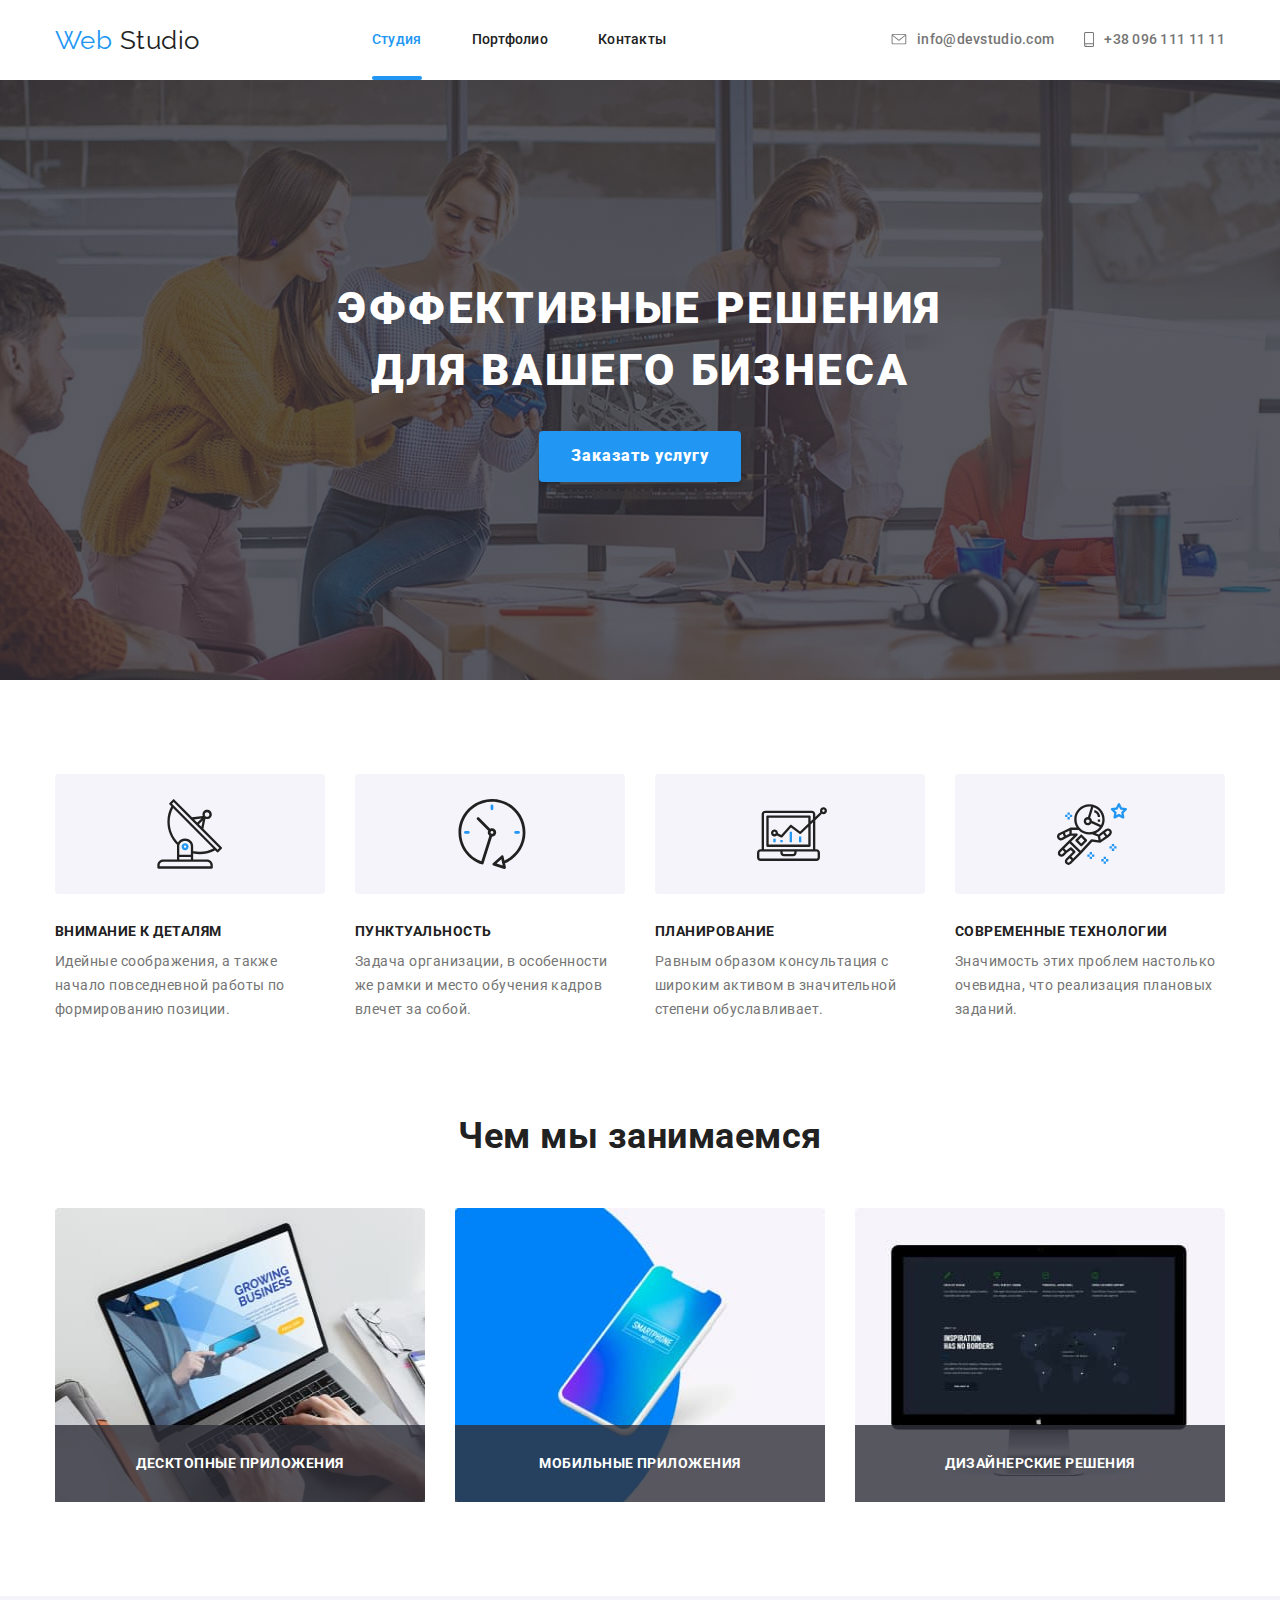
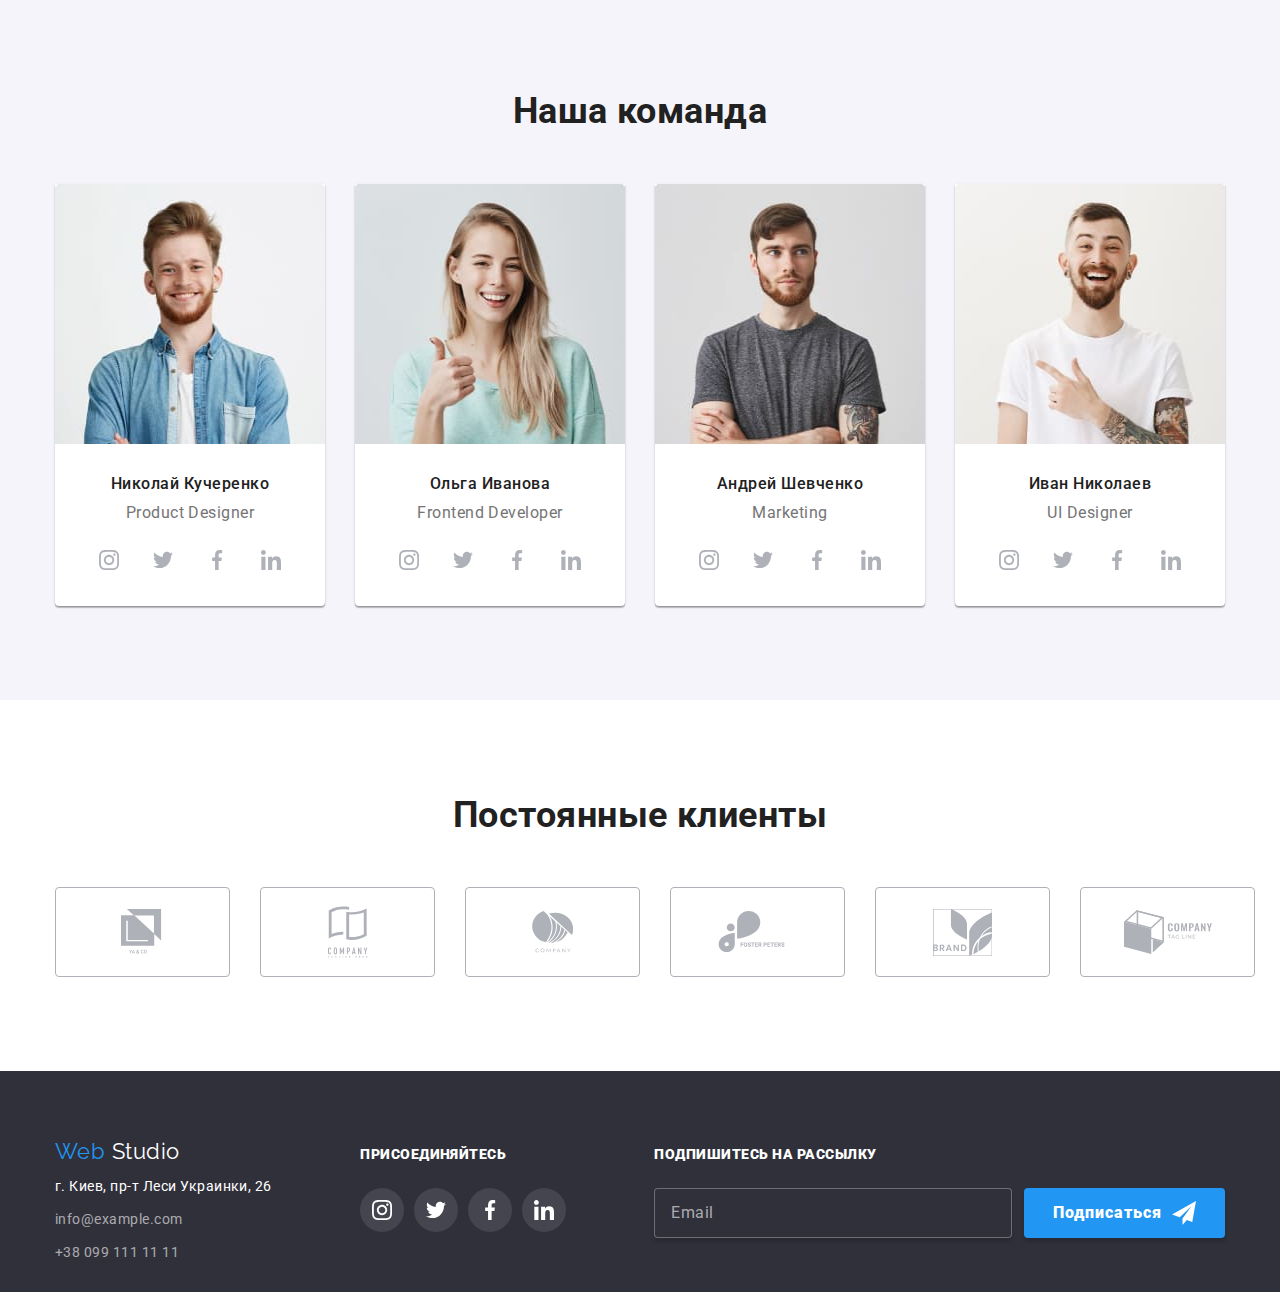
<file: index.html>
<!DOCTYPE html>
<html lang="ru">
  <head>
    <meta charset="UTF-8" />
    <meta name="viewport" content="width=device-width, initial-scale=1.0" />
    <title>WebStudio</title>
    <link
      href="https://fonts.googleapis.com/css2?family=Raleway:wght@700&family=Roboto:wght@400;500;700;900&display=swap"
      rel="stylesheet"
    />
    <link
      rel="stylesheet"
      href="https://cdnjs.cloudflare.com/ajax/libs/modern-normalize/0.6.0/modern-normalize.min.css"
    />
    <link rel="stylesheet" href="./css/main.css" />
    <link rel="stylesheet" href="./css/styles.css" />
  </head>
  <body class="page">
    <header class="page-header">
      <!-- Site nav -->
      <div class="container main-nav">
        <div class="logo">
          <a href="./index.html" class="main-logo">
            <span class="logo">Web</span>
            <span class="logo-two">Studio</span></a
          >
        </div>
        <nav>
          <div class="site-nav">
            <ul class="site-nav list" title="nav">
              <li class="item">
                <a href="./index.html" class="link current">Студия</a>
              </li>
              <li class="item">
                <a href="./portfolio.html" class="link">Портфолио</a>
              </li>
              <li class="item"><a href="" class="link">Контакты</a></li>
            </ul>
          </div>
        </nav>

        <div class="contacts">
          <ul class="contact-nav list">
            <li class="item">
              <a href="mailto:info@devstudio.com" class="link">
                <svg class="nav-image" width="16" height="11">
                  <use href="./images/sprite.svg#envelope"></use>
                </svg>
                info@devstudio.com</a>
            </li>

            <li class="item">
              <a href="callto:+380961111111" class="link"
                ><svg class="nav-image" width="10" height="15">
                  <use href="./images/sprite.svg#phone"></use></svg
                >+38 096 111 11 11</a
              >
            </li>
          </ul>
        </div>
      </div>
    </header>

    <main>
      <!-- Hero -->
      <section class="hero">
        <h1 class="hero-title">
          Эффективные решения <br />
          для вашего бизнеса
        </h1>
        <button class="button" data-modal-open>Заказать услугу</button>

      </section>

      <!-- Section Benefits -->
      <section class="section-no-padding">
        <div class="container">
          <h2 class="visually-hidden">Преимущества</h2>
          <ul class="benefits">
            <li class="bnft-item">
              <div class="item-bnft">
                <svg class="benefit" width="65px" height="70px">
                  <use href=./images/sprite.svg#tarelka></use> 
                </svg>
              </div>
              <h3 class="title">Внимание к деталям</h3>
              <p class="text">
                Идейные соображения, а также начало повседневной работы по
                формированию позиции.
              </p>
            </li>

            <li class="bnft-item">
              <div class="item-bnft">
                <svg class="benefit" width="70px" height="70px">
                  <use href=./images/sprite.svg#clock1></use> 
                </svg>
              </div>
              <h3 class="title">Пунктуальность</h3>
              <p class="text">
                Задача организации, в особенности же рамки и место обучения
                кадров влечет за собой.
              </p>
            </li>

            <li class="bnft-item">
              <div class="item-bnft">
                <svg class="benefit" width="70px" height="70px">
                  <use href=./images/sprite.svg#diagram1></use> 
                </svg>
              </div>
              <h3 class="title">Планирование</h3>
              <p class="text">
                Равным образом консультация с широким активом в значительной
                степени обуславливает.
              </p>
            </li>

            <li class="bnft-item">
              <div class="item-bnft">
                <svg class="benefit" width="70px" height="70px">
                  <use href=./images/sprite.svg#astronaut1></use> 
                </svg>
              </div>
              <h3 class="title">Современные технологии</h3>
              <p class="text">
                Значимость этих проблем настолько очевидна, что реализация
                плановых заданий.
              </p>
            </li>
          </ul>
        </div>
      </section>

      <!-- Section Work -->
      <section class="section">
        <div class="container">
          <h2 class="section-title">Чем мы занимаемся</h2>
          <ul class="work-list">
            <li class="list">
              <a href=""></a>
              <img
                src="./images/desktop.jpg"
                alt="Лептоп"
                width="370"
                height="294"
              />
              <h3 class="title">Десктопные приложения</h3>
            </li>

            <li class="list">
              <a href=""></a>
              <img
                src="./images/mobapps.jpg"
                alt="Смартфон"
                width="370"
                height="294"
              />
              <h3 class="title">Мобильные приложения</h3>
            </li>

            <li class="list">
              <a href=""></a>
              <img
                src="./images/design.jpg"
                alt="Десктоп"
                width="370"
                height="294"
              />
              <h3 class="title">Дизайнерские решения</h3>
            </li>
          </ul>
        </div>
      </section>

      <!-- Section Team -->
      <section class="section-no-padding team">
        <div class="container">
          <h2 class="section-title-padding">Наша команда</h2>
          <ul class="team-list">
            <li class="member">
              <img
                src="./images/Nikolay.jpg"
                alt="фото Николая"
                width="270"
                height="260"
              />
              <h3 class="name">Николай Кучеренко</h3>
              <p class="role">Product Designer</p>
              <ul class="logo-list">
                 <li class="icon-logo">
                  <a href="" class="icon"><svg class="social-icon" width="20px" height="20px">
                  <use href=./images/sprite.svg#instagram></use> 
                </svg></a>
                </li>

                <li class="icon-logo">
                  <a href="" class="icon"><svg class="social-icon" width="20px" height="20px">
                  <use href=./images/sprite.svg#twit></use> 
                </svg></a>
                </li>

                <li class="icon-logo">
                  <a href="" class="icon"><svg class="social-icon" width="20px" height="20px">
                  <use href=./images/sprite.svg#facebook></use> 
                </svg></a>
                </li>

                <li class="icon-logo">
                  <a href="" class="icon"><svg class="social-icon" width="20px" height="20px">
                  <use href=./images/sprite.svg#Linkedin></use> 
                </svg></a>
                </li>
              </ul>
            </li>

            <li class="member">
              <img
                src="./images/Olga.jpg"
                alt="фото Ольги"
                width="270"
                height="260"
              />
              <h3 class="name">Ольга Иванова</h3>
              <p class="role">Frontend Developer</p>
              <ul class="logo-list">
                 <li class="icon-logo">
                  <a href="" class="icon"><svg width="20px" height="20px">
                  <use href=./images/sprite.svg#instagram></use> 
                </svg></a>
                </li>

                <li class="icon-logo">
                  <a href="" class="icon"><svg width="20px" height="20px">
                  <use href=./images/sprite.svg#twit></use> 
                </svg></a>
                </li>

                <li class="icon-logo">
                  <a href="" class="icon"><svg width="20px" height="20px">
                  <use href=./images/sprite.svg#facebook></use> 
                </svg></a>
                </li>

                <li class="icon-logo">
                  <a href="" class="icon"><svg width="20px" height="20px">
                  <use href=./images/sprite.svg#Linkedin></use> 
                </svg></a>
                </li>
              </ul>
            </li>

            <li class="member">
              <img
                src="./images/Andrew.jpg"
                alt="фото Андрея"
                width="270"
                height="260"
              />
              <h3 class="name">Андрей Шевченко</h3>
              <p class="role">Marketing</p>
              <ul class="logo-list">
                 <li class="icon-logo">
                  <a href="" class="icon"><svg width="20px" height="20px">
                  <use href=./images/sprite.svg#instagram></use> 
                </svg></a>
                </li>

                <li class="icon-logo">
                  <a href="" class="icon"><svg width="20px" height="20px">
                  <use href=./images/sprite.svg#twit></use> 
                </svg></a>
                </li>

                <li class="icon-logo">
                  <a href="" class="icon"><svg width="20px" height="20px">
                  <use href=./images/sprite.svg#facebook></use> 
                </svg></a>
                </li>

                <li class="icon-logo">
                  <a href="" class="icon"><svg width="20px" height="20px">
                  <use href=./images/sprite.svg#Linkedin></use> 
                </svg></a>
                </li>
              </ul>
            </li>

            <li class="member">
              <img
                src="./images/Ivan.jpg"
                alt="фото Ивана"
                width="270"
                height="260"
              />
              <h3 class="name">Иван Николаев</h3>
              <p class="role">UI Designer</p>
              <ul class="logo-list">
                 <li class="icon-logo">
                  <a href="" class="icon"><svg width="20px" height="20px">
                  <use href=./images/sprite.svg#instagram></use> 
                </svg></a>
                </li>

                <li class="icon-logo">
                  <a href="" class="icon"><svg width="20px" height="20px">
                  <use href=./images/sprite.svg#twit></use> 
                </svg></a>
                </li>

                <li class="icon-logo">
                  <a href="" class="icon"><svg width="20px" height="20px">
                  <use href=./images/sprite.svg#facebook></use> 
                </svg></a>
                </li>

                <li class="icon-logo">
                  <a href="" class="icon"><svg width="20px" height="20px">
                  <use href=./images/sprite.svg#Linkedin></use> 
                </svg></a>
                </li>
              </ul>
            </li>
          </ul>
        </div>
      </section>

      <!-- Section Clients -->
      <section class="section">
        <div class="container">
          <h2 class="section-title">Постоянные клиенты</h2>
          <ul class="clients-list">
            <li class="client-img">
              <a href="" class="link-icon"> <svg width="44px" height="49px">
                  <use href=./images/sprite.svg#logo1></use> 
                </svg></a>
            </li>

            <li class="client-img">
              <a href="" class="link-icon"> <svg width="40px" height="52px">
                  <use href=./images/sprite.svg#logo2></use> 
                </svg></a>
            </li>

            <li class="client-img">
              <a href="" class="link-icon"> <svg width="41px" height="42px">
                  <use href=./images/sprite.svg#logo3></use> 
                </svg></a>
            </li>

            <li class="client-img">
              <a href="" class="link-icon"> <svg width="80px" height="42px">
                  <use href=./images/sprite.svg#logo4></use> 
                </svg></a>
            </li>

            <li class="client-img">
              <a href="" class="link-icon"> <svg width="59px" height="47px">
                  <use href=./images/sprite.svg#logo5></use> 
                </svg></a>
            </li>

            <li class="client-img">
              <a href="" class="link-icon"> <svg width="88px" height="45px">
                  <use href=./images/sprite.svg#logo6></use> 
                </svg></a>
            </li>
          </ul>
        </div>
      </section>
    </main>

    <footer class="page-footer">
      <div class="container main-footer">
        <div class="info">
          <a href="./index.html" class="footer-logo">
            <span class="footer-logo">Web</span>
            <span class="footer-logo-two">Studio</span></a
          >
          <address>
            <ul class="info-list">
              <li class="address">
                <a class="map" href="">г. Киев, пр-т Леси Украинки, 26</a>
              </li>
            </ul>
            <ul class="contact-list">
              <li class="contact"><a href="">info@example.com</a></li>
              <li class="contact"><a href="">+38 099 111 11 11</a></li>
            </ul>
          </address>
        </div>

        <div class="secondary-footer">
          <p class="footer-text"><b>Присоединяйтесь</b></p>
          <ul class="logos-list">
            <li class="logo-img">
              <a href="" aria-label="link to Instagram" class="logo-link"><svg class="logos" width="20px" height="20px">
                  <use href=./images/sprite.svg#insta1></use> 
                </svg></a>
            </li>

            <li class="logo-img">
              <a href="" aria-label="link to Twitter" class="logo-link"><svg class="logos" width="20px" height="20px">
                  <use href=./images/sprite.svg#twitter1></use> 
                </svg></a>
            </li>

            <li class="logo-img">
              <a href="" aria-label="link to Facebook" class="logo-link"><svg class="logos" width="20px" height="20px">
                  <use href=./images/sprite.svg#facebook1></use> 
                </svg></a>
            </li>

            <li class="logo-img">
              <a href="" aria-label="link to LinkedIn" class="logo-link"><svg class="logos" width="20px" height="20px">
                  <use href=./images/sprite.svg#Linkedin1></use> 
                </svg></a>
            </li>

          </ul>
        </div>

        <div>
          <p class="footer-text"><b>Подпишитесь на рассылку</b></p>
          <form class="form">
            <input type="email" class="footer-form" name="email" placeholder="Email"/>

            <button type="submit" class="icon-send">Подписаться<svg class="submit" width="24px" height="24px">
                  <use href=./images/sprite.svg#send></use> 
                </svg></button>
          </form>
        </div>
      </div>
    </footer>

    <div class="backdrop is-hidden" data-modal>
          <div class="modal">
              <button class="close-modal" type="button" data-modal-close><svg width="18px" height="18px">
                  <use href=./images/sprite.svg#close></use> 
                </svg></button>
              
              <h1 class="modal-title">Оставьте свои данные, мы вам перезвоним</h1>

              <form>
                <div class="form-field">
                  <input id="name" type="text" class="form-input" name="name" placeholder=" ">
                  <label class="form-label" for="name">Имя</label>
                  <svg class="form-icon" width="18px" height="18px">
                  <use href=./images/sprite.svg#person-black></use> 
                </svg>
                </div>

                <div class="form-field">
                  <input id="telephone" type="tel" class="form-input" name="telephone" placeholder=" ">
                  <label class="form-label" for="telephone">Телефон</label>
                  <svg class="form-icon" width="18px" height="18px">
                  <use href=./images/sprite.svg#phone-black></use> 
                </svg>
                </div>

                <div class="form-field">
                  <input id="email" type="email" class="form-input" name="email" placeholder=" ">
                  <label class="form-label" for="email">Почта</label>
                  <svg class="form-icon" width="18px" height="18px">
                  <use href=./images/sprite.svg#person-black></use> 
                </svg>
                </div>

                <div class="textarea-field">
                  <textarea class="form-textarea" name="comment" id="comment" placeholder=" "></textarea>
                  <label class="textarea-label" for="comment">Комментарий</label>
                </div>

                <div class="policy">
                  <label class="policy-label">
                    <input class="checkbox" type="checkbox" name="policy">
                    <span class="checkbox-icon"></span>
                    <span class="policy-text">Соглашаюсь с рассылкой и принимаю <a class="policy-link" href="">Условия договора</a></span>
                  </label>
                </div>

                <button class="modal-button" type="submit">Отправить</button>
              </form>
          </div>
        </div>
    <script src="./js/modal.js"></script>
  </body>
</html>
</file>
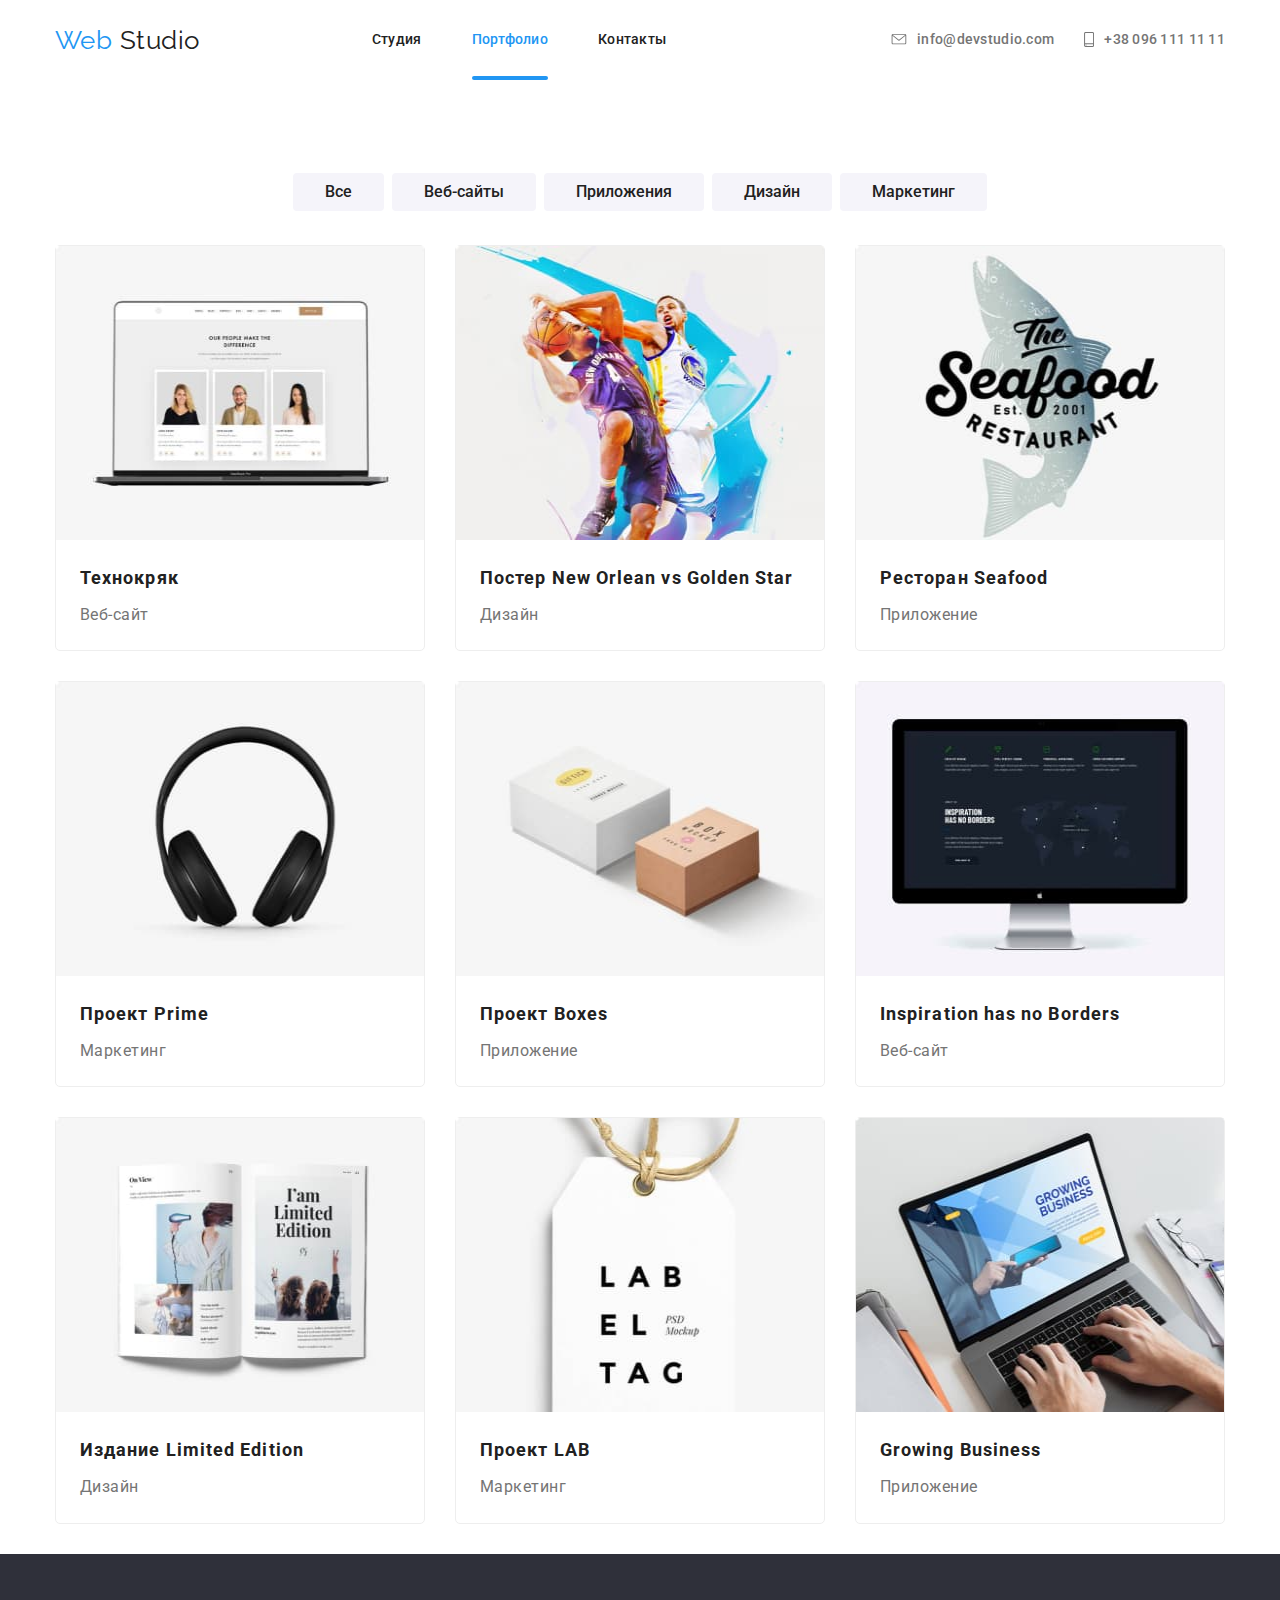
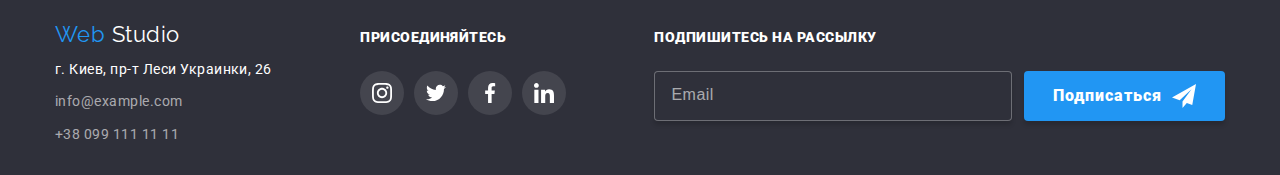
<file: portfolio.html>
<!DOCTYPE html>
<html lang="ru">
  <head>
    <meta charset="UTF-8" />
    <meta name="viewport" content="width=device-width, initial-scale=1.0" />
    <title>Portfolio</title>
    <link
      href="https://fonts.googleapis.com/css2?family=Raleway:wght@700&family=Roboto:wght@400;500;700;900&display=swap"
      rel="stylesheet"
    />
    <link rel="stylesheet" href="./css/main.css" />
    <link rel="stylesheet" href="./css/portfolio.css" />
  </head>
  <body class="page">
    <header class="page-header">
      <!-- Site nav -->
      <div class="container main-nav">
        <div class="logo">
          <a href="./index.html" class="main-logo">
            <span class="logo">Web</span>
            <span class="logo-two">Studio</span></a
          >
        </div>
        <nav>
          <div class="site-nav">
            <ul class="site-nav list" title="nav">
              <li class="item">
                <a href="./index.html" class="link">Студия</a>
              </li>
              <li class="item">
                <a href="./portfolio.html" class="link current">Портфолио</a>
              </li>
              <li class="item"><a href="" class="link">Контакты</a></li>
            </ul>
          </div>
        </nav>

        <div class="contacts">
          <ul class="contact-nav list">
            <li class="item">
              <a href="mailto:info@devstudio.com" class="link">
                <svg class="nav-image" width="16" height="11">
                  <use href="./images/sprite.svg#envelope"></use>
                </svg>
                info@devstudio.com</a
              >
            </li>

            <li class="item">
              <a href="callto:+38 096 111 11 11" class="link"
                ><svg class="nav-image" width="10" height="15">
                  <use href="./images/sprite.svg#phone"></use></svg
                >+38 096 111 11 11</a
              >
            </li>
          </ul>
        </div>
      </div>
    </header>

    <main>
      <div class="container">
        <section class="main-section">
          <h1 class="visually-hidden">Портфолио</h1>
          <ul class="portfolio-list">
            <li class="unit">
              <button class="button-primary" type="button">Все</button>
            </li>
            <li class="unit">
              <button class="button-primary" type="button">Веб-сайты</button>
            </li>
            <li class="unit">
              <button class="button-primary" type="button">Приложения</button>
            </li>
            <li class="unit">
              <button class="button-primary" type="button">Дизайн</button>
            </li>
            <li class="unit">
              <button class="button-primary" type="button">Маркетинг</button>
            </li>
          </ul>

          <ul class="works-list">
            <li class="examples">
              <div class="description"><a href=""></a>
              <img
                src="./images/technokriak.jpg"
                alt="Технокряк"
                width="370"
                height="294"/>
              <p class="explanation">
              Технокряк это современная площадка распространения коронавируса.
              Компании используют эту платформу для цифрового шпионажа и атак на
              защищённые сервера конкурентов.
            </p></div>

              <div class="content">
                <h2 class="section-title">Технокряк</h2>
                <p class="text">Веб-сайт</p>      
              </div>
            </li>

            <li class="examples">
              <div class="description"><a href=""></a>
              <img
                src="./images/poster.jpg"
                alt="Постер"
                width="370"
                height="294"/>
              <p class="explanation">
              Технокряк это современная площадка распространения коронавируса.
              Компании используют эту платформу для цифрового шпионажа и атак на
              защищённые сервера конкурентов.
            </p></div>

              <div class="content">
                <h2 class="section-title">Постер New Orlean vs Golden Star</h2>
                <p class="text">Дизайн</p>
                </div>
            </li>

            <li class="examples">
              <div class="description"><a href=""></a>
              <img
                src="./images/seafood.jpg"
                alt="Ресторан"
                width="370"
                height="294"/>
              <p class="explanation">
              Технокряк это современная площадка распространения коронавируса.
              Компании используют эту платформу для цифрового шпионажа и атак на
              защищённые сервера конкурентов.
            </p></div>

              <div class="content">
                <h2 class="section-title">Ресторан Seafood</h2>
                <p class="text">Приложение</p>
                </div>
            </li>

            <li class="examples">
              <div class="description"><a href=""></a>
              <img
                src="./images/prime.jpg"
                alt="Прайм"
                width="370"
                height="294"/>
              <p class="explanation">
              Технокряк это современная площадка распространения коронавируса.
              Компании используют эту платформу для цифрового шпионажа и атак на
              защищённые сервера конкурентов.
            </p></div>

              <div class="content">
                <h2 class="section-title">Проект Prime</h2>
                <p class="text">Маркетинг</p>
                </div>
            </li>

            <li class="examples">
              <div class="description"><a href=""></a>
              <img
                src="./images/boxes.jpg"
                alt="Боксы"
                width="370"
                height="294"/>
              <p class="explanation">
              Технокряк это современная площадка распространения коронавируса.
              Компании используют эту платформу для цифрового шпионажа и атак на
              защищённые сервера конкурентов.
            </p></div>

              <div class="content">
                <h2 class="section-title">Проект Boxes</h2>
                <p class="text">Приложение</p>
                </div>
            </li>

            <li class="examples">
              <div class="description"><a href=""></a>
              <img
                src="./images/inspiration.jpg"
                alt="Веб-сайт"
                width="370"
                height="294"/>
              <p class="explanation">
              Технокряк это современная площадка распространения коронавируса.
              Компании используют эту платформу для цифрового шпионажа и атак на
              защищённые сервера конкурентов.
            </p></div>

              <div class="content">
                <h2 class="section-title">Inspiration has no Borders</h2>
                <p class="text">Веб-сайт</p>
              </div>
            </li>

            <li class="examples">
              <div class="description"><a href=""></a>
              <img
                src="./images/limited.jpg"
                alt="Лимитед"
                width="370"
                height="294"/>
              <p class="explanation">
              Технокряк это современная площадка распространения коронавируса.
              Компании используют эту платформу для цифрового шпионажа и атак на
              защищённые сервера конкурентов.
            </p></div>

              <div class="content">
                <h2 class="section-title">Издание Limited Edition</h2>
                <p class="text">Дизайн</p>
              </div>
            </li>

            <li class="examples">
              <div class="description"><a href=""></a>
              <img
                src="./images/lab.jpg"
                alt="Проект ЛАБ"
                width="370"
                height="294"/>
              <p class="explanation">
              Технокряк это современная площадка распространения коронавируса.
              Компании используют эту платформу для цифрового шпионажа и атак на
              защищённые сервера конкурентов.
            </p></div>

              <div class="content">
                <h2 class="section-title">Проект LAB</h2>
                <p class="text">Маркетинг</p>
              </div>
            </li>

            <li class="examples">
              <div class="description"><a href=""></a>
              <img
                src="./images/growing.jpg"
                alt="Приложение"
                width="370"
                height="294"/>
                <p class="explanation">
              Технокряк это современная площадка распространения коронавируса.
              Компании используют эту платформу для цифрового шпионажа и атак на
              защищённые сервера конкурентов.
            </p></div>
              <div class="content">
                <h2 class="section-title">Growing Business</h2>
                <p class="text">Приложение</p>
              </div>
            </li>
          </ul>
        </section>
      </div>
    </main>

    <footer class="page-footer">
      <div class="container main-footer">
        <div class="info">
          <a href="./index.html" class="footer-logo">
            <span class="footer-logo">Web</span>
            <span class="footer-logo-two">Studio</span></a
          >
          <address>
            <ul class="info-list">
              <li class="address">
                <a class="map" href="">г. Киев, пр-т Леси Украинки, 26</a>
              </li>
            </ul>
            <ul class="contact-list">
              <li class="contact"><a href="">info@example.com</a></li>
              <li class="contact"><a href="">+38 099 111 11 11</a></li>
            </ul>
          </address>
        </div>

        <div class="secondary-footer">
          <p class="footer-text"><b>Присоединяйтесь</b></p>
          <ul class="logos-list">
            <li class="logo-img">
              <a href="" aria-label="link to Instagram" class="logo-link"><svg class="logos" width="20px" height="20px">
                  <use href=./images/sprite.svg#insta1></use> 
                </svg></a>
            </li>

            <li class="logo-img">
              <a href="" aria-label="link to Twitter" class="logo-link"><svg class="logos" width="20px" height="20px">
                  <use href=./images/sprite.svg#twitter1></use> 
                </svg></a>
            </li>

            <li class="logo-img">
              <a href="" aria-label="link to Facebook" class="logo-link"><svg class="logos" width="20px" height="20px">
                  <use href=./images/sprite.svg#facebook1></use> 
                </svg></a>
            </li>

            <li class="logo-img">
              <a href="" aria-label="link to LinkedIn" class="logo-link"><svg class="logos" width="20px" height="20px">
                  <use href=./images/sprite.svg#Linkedin1></use> 
                </svg></a>
            </li>

          </ul>
        </div>

        <div>
          <p class="footer-text"><b>Подпишитесь на рассылку</b></p>
          <form class="form">
            <input type="email" class="footer-form" name="email" placeholder="Email"/>

            <button type="submit" class="icon-send">Подписаться<svg class="submit" width="24px" height="24px">
                  <use href=./images/sprite.svg#send></use> 
                </svg></button>
          </form>
        </div>
      </div>
    </footer>

    <script src="./js/modal.js"></script>
  </body>
</html>
</file>
<file: css/main.css>
html {
  box-sizing: border-box;
}

*,
*::before,
*::after {
  box-sizing: inherit;
}

body {
  background-color: #ffffff;
  color: #212121;
  font-family: Roboto, sans-serif;
  letter-spacing: 0.03em;
  font-weight: 400;
  margin: 0;
}

.list,
.work-list,
.team-list,
.benefits,
.logo-list,
.clients-list,
.info-list,
.contact-list,
.logos-list,
.portfolio-list,
.works-list {
  padding: 0;
  margin: 0;
  list-style: none;
}

a {
  text-decoration-line: none;
}

img {
  display: block;
}

.visually-hidden {
  position: absolute;
  width: 1px;
  height: 1px;
  margin: -1px;
  border: 0px;
  padding: 0px;
  clip: rect(0 0 0 0);
  overflow: hidden;
}

.container {
  margin-left: auto;
  margin-right: auto;
  padding-left: 15px;
  padding-right: 15px;
  width: 1200px;
  /* outline: 2px solid tomato; */
}

/* Page Header */
.page-header {
  display: flex;
}

.main-nav {
  display: flex;
  align-items: center;
}

/* Logo */
.logo {
  color: var(--accent);
  font-family: Raleway, sans-serif;
  font-size: 26px;
  line-height: 1.19;
}

.logo-two {
  color: var(--primary-text-color);
  font-family: Raleway, sans-serif;
  font-size: 26px;
  line-height: 1.19;
}
.main-logo:focus .main-logo:hover {
  color: var(--accent);
}

/* Site nav */
.site-nav {
  display: flex;
  margin-left: 86px;
}

.site-nav .item {
  position: relative;
}

.site-nav .item + .item {
  margin-left: 50px;
}

.site-nav .link {
  display: block;
  padding-top: 32px;
  padding-bottom: 32px;

  color: var(--primary-text-color);
  font-weight: 500;
  font-size: 14px;
  line-height: 1.14;
  letter-spacing: 0.02em;

  transition: background-color 250ms cubic-bezier(0.4, 0, 0.2, 1);
}

.site-nav .current::after {
  content: '';
  display: block;
  width: 100%;
  height: 4px;
  background-color: var(--accent);
  position: absolute;
  left: 0;
  bottom: 0;
  border-radius: 2px;
  opacity: 1;
}

.site-nav .link:hover,
.site-nav .link:focus {
  color: var(--accent);
}

.contact-nav {
  display: flex;
}

.contacts {
  margin-left: auto;
}

.contacts .item {
  display: inline-flex;
  align-items: center;
}

.contacts .item:not(:last-child) {
  margin-right: 30px;
}

.contact-nav .link {
  display: flex;
  align-items: center;
  padding-top: 32px;
  padding-bottom: 32px;

  color: var(--secondary-text-color);
  font-weight: 500;
  font-size: 14px;
  line-height: 1.14;
  letter-spacing: 0.02em;

  transition: background-color 250ms cubic-bezier(0.4, 0, 0.2, 1);
}

.nav-image {
  margin-right: 10px;
  fill: currentColor;
}

.contact-nav .link:hover,
.contact-nav .link:focus {
  color: var(--accent);
  --color3: var(--accent);
}

.site-nav .link.current {
  color: var(--accent);
}

/* Section */
.section {
  padding-top: 94px;
  padding-bottom: 94px;
}
.section-no-padding {
  padding-top: 0;
  padding-bottom: 0;
}

/* Footer  */
footer {
  background-color: #2f303a;
}
/* Main footer */
.main-footer {
  display: flex;
  align-items: baseline;
  justify-content: space-between;
  width: 1200px;
  padding-top: 58px;
  padding-bottom: 28px;
  padding-left: 15px;
  padding-right: 15px;
  margin-left: auto;
  margin-right: auto;
}

.footer-logo {
  color: var(--accent);
  font-family: Raleway, sans-serif;
  font-size: 22px;
  line-height: 1.18;
}

.footer-logo-two {
  color: var(--white-text-color);
  font-family: Raleway, sans-serif;
  font-size: 22px;
  line-height: 1.18;
}

.info-list {
  display: inline-block;
}
.address {
  margin-top: 10px;
}

.info-list .address a {
  color: var(--white-text-color);
  font-style: normal;
  font-size: 14px;
  line-height: 1.7;
}

.contact a {
  color: rgba(255, 255, 255, 0.6);
  font-style: normal;
  font-size: 14px;
  line-height: 1.7;
}

.contact-list .contact:not(:last-child) {
  margin-top: 9px;
  margin-bottom: 9px;
}

/* Secondary footer */
.secondary-footer {
  align-items: baseline;
}

.secondary-footer .logos-list {
  display: inline-flex;
  justify-content: center;
  align-items: center;
}

.logos-list .logo-link {
  display: flex;
  justify-content: center;
  align-items: center;
  width: 44px;
  height: 44px;
  background: rgba(255, 255, 255, 0.1);
  border-radius: 50%;

  transition: background-color 250ms cubic-bezier(0.4, 0, 0.2, 1);
}

.logos-list .logo-link:hover,
.logos-list .logo-link:focus {
  background-color: var(--accent);
  border-radius: 50%;
}

.logos-list .logo-img:not(:last-child) {
  margin-right: 10px;
}

.footer-text {
  margin-bottom: 21px;
  color: var(--white-text-color);
  font-weight: 700;
  font-size: 14px;
  line-height: 1.7;
  text-transform: uppercase;
}

.form {
  display: flex;
}

.footer-form {
  margin-right: 12px;
  padding: 15px 16px;
  width: 358px;
  border: 1px solid rgba(255, 255, 255, 0.3);
  box-shadow: 0px 4px 4px rgba(0, 0, 0, 0.15);
  border-radius: 4px;
  background: #2f303a;
  color: rgba(255, 255, 255, 0.6);
}

.footer-form::placeholder {
  font-size: 16px;
  line-height: 1.3;
  display: flex;
  align-items: center;
  letter-spacing: 0.03em;

  color: rgba(255, 255, 255, 0.6);
}

/* Button */
.icon-send {
  border-radius: 4px;
  padding: 10px 29px;
  display: flex;
  min-width: 200px;
  align-items: center;
  justify-content: center;

  background-color: var(--accent);
  color: var(--white-text-color);
  font-family: Roboto, sans-serif;
  font-weight: 900;
  font-size: 16px;
  line-height: 1.9;
  text-align: center;
  letter-spacing: 0.06em;
  box-shadow: 0px 4px 4px rgba(0, 0, 0, 0.15);
  cursor: pointer;
  border: transparent;
}
.submit {
  margin-left: 10px;
}
</file>
<file: css/styles.css>
:root {
  --primary-text-color: #212121;
  --secondary-text-color: #757575;
  --accent: #2196f3;
  --white-text-color: #ffffff;
  --background-color: #ffffff;
  --secondary-background-color: #f5f4fa;
  --cubic: cubic-bezier(0.4, 0, 0.2, 1);
}

/* цвет основного текста #212121 */
/* вторичный цвет текста #757575 */
/* белый текст #FFFFFF */
/* футер адрес и телефон rgba(255, 255, 255, 0.6) */
/* копирайт rgba(255, 255, 255, 0.4) */
/* акцент #2196F3 */
/* body background #FFFFFF */
/* header background rgba(0, 0, 0, 0.12) */
/* наша команда #F5F4FA */
/* клиенты #E5E5E5 */

/* Hero */
.hero {
  display: flex;
  flex-direction: column;
  text-align: center;
  align-items: center;
  justify-content: center;
  margin-left: auto;
  margin-right: auto;
  max-width: 1600px;
  height: 600px;
  background-image: linear-gradient(
      rgba(47, 48, 58, 0.8),
      rgba(47, 48, 58, 0.8)
    ),
    url('../images/header.jpg');
  background-repeat: no-repeat;
  background-size: cover;
  background-position: center;
  background-color: rgba(47, 48, 58, 0.8);
}

.hero-title {
  margin-top: 0;
  margin-bottom: 30px;

  color: var(--white-text-color);
  font-weight: 900;
  font-size: 44px;
  line-height: 1.4;
  letter-spacing: 0.06em;
  text-transform: uppercase;
  text-align: center;
}

.button {
  border-radius: 4px;
  padding: 10px 32px;
  display: flex;
  min-width: 200px;

  background-color: var(--accent);
  color: var(--white-text-color);
  font-family: Roboto, sans-serif;
  font-weight: 900;
  font-size: 16px;
  line-height: 1.9;
  text-align: center;
  letter-spacing: 0.06em;
  box-shadow: 0px 4px 4px rgba(0, 0, 0, 0.15);
  cursor: pointer;
  border: transparent;
}

.backdrop.is-hidden {
  visibility: hidden;
  opacity: 0;
  pointer-events: none;
  transform: scale(1.2);
}

.backdrop {
  position: fixed;
  top: 0;
  left: 0;
  width: 100%;
  height: 100%;
  background: rgba(0, 0, 0, 0.2);

  transition: opacity 250ms var(--cubic), transform 250ms var(--cubic);
}

.modal {
  position: absolute;
  top: 50%;
  left: 50%;

  padding: 40px;
  min-width: 528px;
  min-height: 581px;
  background: #ffffff;
  box-shadow: 0px 2px 1px rgba(0, 0, 0, 0.2), 0px 1px 1px rgba(0, 0, 0, 0.14),
    0px 1px 3px rgba(0, 0, 0, 0.12);
  border-radius: 4px;

  transform: translate(-50%, -50%) scale(1);
  transition: opacity 250ms var(--cubic), transform 250ms var(--cubic);
}

.close-modal {
  display: flex;
  align-items: center;
  justify-content: center;
  position: absolute;
  top: 8px;
  right: 8px;
  width: 30px;
  height: 30px;

  border-radius: 50%;
  padding: 0;
  border: 1px solid rgba(0, 0, 0, 0.1);
  background: #ffffff;
  box-shadow: 0px 2px 1px rgba(0, 0, 0, 0.2), 0px 1px 1px rgba(0, 0, 0, 0.14),
    0px 1px 3px rgba(0, 0, 0, 0.12);
  cursor: pointer;

  transition: all 250ms var(--cubic);
}

.close-modal:hover {
  fill: var(--accent);
}

.modal-title {
  margin: 0;
  padding-bottom: 30px;
  font-weight: bold;
  font-size: 20px;
  line-height: 1.2;
  text-align: center;
  letter-spacing: 0.03em;
  color: #212121;
}

.form-field {
  position: relative;
  margin-bottom: 28px;
}

.form-label {
  position: absolute;
  top: 50%;
  left: 42px;
  transform: translateY(-50%);

  font-size: 14px;
  line-height: 16px;
  letter-spacing: 0.01em;
  color: #757575;

  transition: all 250ms var(--cubic);
}

.form-input:focus + .form-label,
.form-input:not(:placeholder-shown) + .form-label {
  transform: translate(-24px, -40px);
  color: var(--accent);
}

.form-icon {
  position: absolute;
  top: 50%;
  left: 16px;
  transform: translateY(-50%);
}

.form-input:focus ~ .form-icon {
  fill: var(--accent);
}

.form-input {
  padding: 12px 15px 12px 42px;
  width: 448px;
  height: 40px;
  border: 1px solid rgba(33, 33, 33, 0.2);
  background: #ffffff;
  border-radius: 4px;

  transition: all 250ms var(--cubic);
}

.textarea-field {
  position: relative;
  margin-bottom: 20px;
}

.form-textarea {
  padding: 12px 16px;
  resize: none;
  width: 448px;
  height: 120px;
  border: 1px solid rgba(33, 33, 33, 0.2);
  background: #ffffff;
  border-radius: 4px;

  transition: all 250ms var(--cubic);
}

.textarea-label {
  position: absolute;
  top: 12px;
  left: 16px;

  font-size: 14px;
  line-height: 16px;
  letter-spacing: 0.01em;
  color: #757575;

  transition: all 250ms var(--cubic);
}

.form-textarea:focus + .textarea-label,
.form-textarea:not(:placeholder-shown) + .textarea-label {
  transform: translate(-5px, -32px);
  color: var(--accent);
}

.policy {
  margin-bottom: 30px;
  position: relative;
}

.policy-label {
  display: inline-flex;
  align-items: center;
}

.checkbox {
  position: absolute;
  width: 1px;
  height: 1px;
  margin: -1px;
  border: 0;
  padding: 0;
  clip: rect(0 0 0 0);
  overflow: hidden;
}

.checkbox-icon {
  display: inline-block;
  width: 16px;
  height: 15px;
  margin-right: 8px;
  border: 2px solid #212121;
  border-radius: 2px;

  transition: all 250ms var(--cubic);
}

.checkbox:checked + .checkbox-icon {
  background-color: var(--accent);
  border-color: transparent;
  background-image: url(../images/checkmark.svg);
  background-size: contain;
  background-origin: border-box;
}

.policy-text {
  font-size: 14px;
  line-height: 1.7;
  letter-spacing: 0.03em;
  color: #757575;

  transition: transform 250ms var(--cubic);
}

.checkbox:checked ~ .policy-text {
  transform: translateX(5px);
}

.policy-link {
  color: var(--accent);
  text-decoration: underline;
}

.modal-button {
  display: flex;
  margin-left: auto;
  margin-right: auto;
  align-items: center;
  text-align: center;
  justify-content: center;
  min-width: 200px;
  min-height: 50px;
  background: #2196f3;
  color: var(--white-text-color);
  border-radius: 4px;
  font-weight: bold;
  font-size: 16px;
  line-height: 1.9;
  letter-spacing: 0.06em;
  box-shadow: 0px 4px 4px rgba(0, 0, 0, 0.15);
  cursor: pointer;
  border: transparent;
}

.modal-button:hover,
.modal-button:focus {
  background-color: #188ce8;
}

/* Section Benefits*/
.section-title {
  margin-top: 0px;
  margin-bottom: 50px;

  color: var(--primary-text-color);
  font-weight: 700;
  font-size: 36px;
  line-height: 1.2;
  text-align: center;
}

.section-title-padding {
  margin: 0;
  padding-top: 94px;
  padding-bottom: 50px;

  color: var(--primary-text-color);
  font-weight: 700;
  font-size: 36px;
  line-height: 1.2;
  text-align: center;
}

.benefits {
  display: flex;
  margin-top: 94px;
}

/* .bnft-item {
  width: calc((100% - 90px) / 4);
} */

.item-bnft {
  width: 270px;
  height: 120px;
  background-color: #f5f4fa;
  border-radius: 4px;
  padding: 25px 102px;
}

.benefits .title {
  margin-top: 30px;
  margin-bottom: 10px;

  color: var(--primary-text-color);
  font-weight: 700;
  font-size: 14px;
  line-height: 1.14;
  text-transform: uppercase;
}

.benefits .bnft-item:not(:last-child) {
  margin-right: 30px;
}

.text {
  margin-top: 0;
  margin-bottom: 0;

  color: var(--secondary-text-color);
  font-size: 14px;
  line-height: 1.7;
}

/* Section Work */
.work-list {
  display: flex;
}

.work-list .list:not(:last-child) {
  margin-right: 30px;
}

.work-list .list {
  position: relative;
}

.work-list .title {
  position: absolute;
  left: 0;
  bottom: 0;
  width: 100%;
  margin: 0;
  padding-top: 27px;
  padding-bottom: 27px;

  color: var(--white-text-color);
  background: rgba(47, 48, 58, 0.8);
  font-weight: 700;
  font-size: 14px;
  line-height: 1.7;
  text-align: center;
  text-transform: uppercase;
}

/* Section Team */
.team {
  background-color: var(--secondary-background-color);
}
.team-list {
  display: flex;
  padding-bottom: 94px;
}

.team-list .member:not(:last-child) {
  margin-right: 30px;
}

.member {
  background: var(--background-color);
  box-shadow: 0px 2px 1px rgba(0, 0, 0, 0.2), 0px 1px 1px rgba(0, 0, 0, 0.14),
    0px 1px 3px rgba(0, 0, 0, 0.12);
  border-radius: 0px 0px 4px 4px;
}

.member .name {
  margin-top: 30px;
  margin-bottom: 10px;

  color: var(--primary-text-color);
  font-weight: 500;
  font-size: 16px;
  line-height: 1.19;
  text-align: center;
}

.team-list .role {
  margin-top: 0;
  margin-bottom: 16px;

  color: var(--secondary-text-color);
  font-size: 16px;
  line-height: 1.2;
  text-align: center;
}

.logo-list {
  display: flex;
  justify-content: center;
  margin-bottom: 24px;
}

.logo-list .icon-logo:not(:last-child) {
  margin-right: 10px;
}

.icon-logo .icon {
  display: inline-flex;
  justify-content: center;
  align-items: center;
  width: 44px;
  height: 44px;
  cursor: pointer;
  border-radius: 50%;

  transition: all 250ms var(--cubic);
}

.icon-logo .icon:hover,
.icon-logo .icon:focus {
  --color1: var(--white-text-color);
  background-color: var(--accent);
}

/* Clients */
.clients-list {
  display: flex;
}

.link-icon {
  display: flex;
  justify-content: center;
  align-items: center;
  width: 175px;
  height: 90px;
  border: 1px solid #afb1b8;
  border-radius: 4px;

  transition: all 250ms var(--cubic);
}

.client-img .link-icon:hover,
.client-img .link-icon:focus {
  --color4: var(--accent);
  border-color: var(--accent);
}

.clients-list .client-img:not(:last-child) {
  margin-right: 30px;
}
</file>
<file: css/portfolio.css>
:root {
  --primary-text-color: #212121;
  --secondary-text-color: #757575;
  --accent: #2196f3;
  --white-text-color: #ffffff;
  --button-background-color: #f5f4fa;
  --cubic: cubic-bezier(0.4, 0, 0.2, 1);
}

/* цвет основного текста #212121 */
/* вторичный цвет текста #757575 */
/* белый текст #FFFFFF */
/* футер адрес и телефон rgba(255, 255, 255, 0.6) */
/* копирайт rgba(255, 255, 255, 0.4) */
/* акцент #2196F3 */
/* body background #e5e5e5 */
/* header background rgba(0, 0, 0, 0.12) */

/* Section */
.portfolio-list {
  display: flex;
  margin-top: 93px;
  margin-bottom: 34px;
  justify-content: center;
}

.portfolio-list .unit:not(:last-child) {
  margin-right: 8px;
}

.works-list {
  display: flex;
  flex-wrap: wrap;
  padding: 0;
}

.works-list .examples:nth-child(3n) {
  margin-right: 0;
}

.works-list .examples {
  margin-right: 30px;
  margin-bottom: 30px;
  width: calc((100% - 60px) / 3);
  border: 1px solid #eeeeee;
  border-radius: 5px;
  transition: all 250ms var(--cubic);
}

.works-list .examples:hover,
.works-list .examples:focus {
  box-shadow: 1px 4px 6px rgba(0, 0, 0, 0.16), 0px 4px 4px rgba(0, 0, 0, 0.06),
    0px 1px 1px rgba(0, 0, 0, 0.12);
  cursor: pointer;
}

.description {
  position: relative;
  overflow: hidden;
}

.section-title {
  margin-top: 0;
  margin-bottom: 4px;
  color: var(--primary-text-color);
  font-weight: 700;
  font-size: 18px;
  line-height: 2;
  letter-spacing: 0.06em;
}
.text {
  margin: 0;
  color: var(--secondary-text-color);
  font-size: 16px;
  line-height: 1.9;
}

.explanation {
  position: absolute;
  bottom: 0;
  height: 100%;

  opacity: 0;
  margin: 0;
  padding: 63px 24px;

  color: var(--white-text-color);
  font-size: 16px;
  line-height: 1.9;
  display: flex;
  align-items: center;
  justify-content: center;

  transform: translateY(100%);
  transition: transform 250ms var(--cubic);
}

.examples:hover .explanation,
.examples:focus .explanation {
  opacity: 1;
  background: rgba(33, 150, 243, 0.9);
  transform: translateY(0);
}

.content {
  padding: 20px 24px;
}

/* Button */
.button-primary {
  padding: 6px 32px;
  color: var(--primary-text-color);
  background-color: var(--button-background-color);
  font-family: inherit;
  font-weight: 500;
  font-size: 16px;
  line-height: 1.6;
  text-align: center;
  border-radius: 4px;
  border: none;
  cursor: pointer;
  transition: bacground-color 250ms var(--cubic),
    border-color 250ms var(--cubic), box-shadow 250ms var(--cubic);
}

.button-primary:hover,
.button-primary:focus {
  background-color: var(--accent);
  color: var(--white-text-color);
  box-shadow: 0px 2px 2px rgba(0, 0, 0, 0.12), 0px 1px 2px rgba(0, 0, 0, 0.08),
    0px 3px 1px rgba(0, 0, 0, 0.1);
}
</file>
